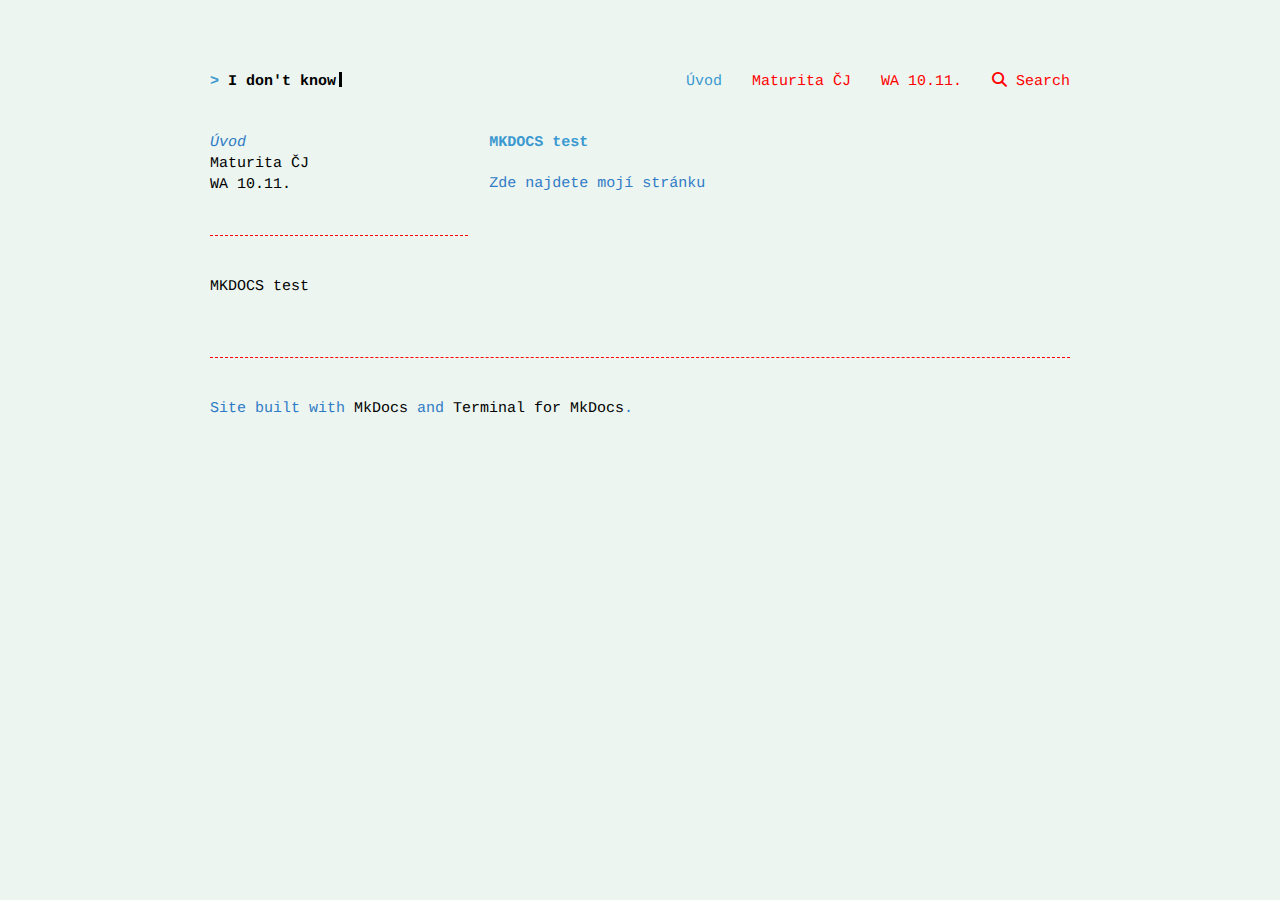
<file: index.html>
<!DOCTYPE html>
<html lang="en">
<head>
    
    <meta charset="UTF-8">
    <meta name="viewport" content="width=device-width, initial-scale=1.0">
    <meta http-equiv="X-UA-Compatible" content="ie=edge">
    <meta name="generator" content="mkdocs-1.6.0, mkdocs-terminal-4.4.0">
     
     
    <link rel="icon" type="image/png" sizes="192x192" href="img/android-chrome-192x192.png" />
<link rel="icon" type="image/png" sizes="512x512" href="img/android-chrome-512x512.png" />
<link rel="apple-touch-icon" sizes="180x180" href="img/apple-touch-icon.png" />
<link rel="shortcut icon" type="image/png" sizes="48x48" href="img/favicon.ico" />
<link rel="icon" type="image/png" sizes="16x16" href="img/favicon-16x16.png" />
<link rel="icon" type="image/png" sizes="32x32" href="img/favicon-32x32.png" />


    
 
<title>Úvod - I don't know</title>


<link href="css/fontawesome/css/fontawesome.min.css" rel="stylesheet">
<link href="css/fontawesome/css/solid.min.css" rel="stylesheet">
<link href="css/normalize.css" rel="stylesheet">
<link href="css/terminal.css" rel="stylesheet">
<link href="css/theme.css" rel="stylesheet">
<link href="css/theme.tile_grid.css" rel="stylesheet">
<link href="css/theme.footer.css" rel="stylesheet">
<!-- default color palette -->
<link href="css/palettes/default.css" rel="stylesheet">

<!-- page layout -->
<style>
/* initially set page layout to a one column grid */
.terminal-mkdocs-main-grid {
    display: grid;
    grid-column-gap: 1.4em;
    grid-template-columns: auto;
    grid-template-rows: auto;
}

/*  
*   when side navigation is not hidden, use a two column grid.  
*   if the screen is too narrow, fall back to the initial one column grid layout.
*   in this case the main content will be placed under the navigation panel. 
*/
@media only screen and (min-width: 70em) {
    .terminal-mkdocs-main-grid {
        grid-template-columns: 4fr 9fr;
    }
}</style>



    
    <link href="style.css" rel="stylesheet">  
    
    

    
    <!-- search css support -->
<link href="css/search/bootstrap-modal.css" rel="stylesheet">
<!-- search scripts -->
<script>
    var base_url = ".",
    shortcuts = "{}";
</script>
<script src="js/jquery/jquery-1.10.1.min.js" defer></script>
<script src="js/bootstrap/bootstrap.min.js" defer></script>
<script src="js/mkdocs/base.js" defer></script>
    
    
    
    
    <script src="search/main.js"></script>
    

    
</head>

<body class="terminal"><div class="container">
    <div class="terminal-nav">
        <header class="terminal-logo">
            <div id="mkdocs-terminal-site-name" class="logo terminal-prompt"><a href="/" class="no-style">I don't know</a></div>
        </header>
        
        <nav class="terminal-menu">
            
            <ul vocab="https://schema.org/" typeof="BreadcrumbList">
                
                
                <li property="itemListElement" typeof="ListItem">
                    <a href="." class="menu-item active" property="item" typeof="WebPage">
                        <span property="name">Úvod</span>
                    </a>
                    <meta property="position" content="0">
                </li>
                
                
                <li property="itemListElement" typeof="ListItem">
                    <a href="maturita/" class="menu-item " property="item" typeof="WebPage">
                        <span property="name">Maturita ČJ</span>
                    </a>
                    <meta property="position" content="1">
                </li>
                
                
                <li property="itemListElement" typeof="ListItem">
                    <a href="wa-10.11/" class="menu-item " property="item" typeof="WebPage">
                        <span property="name">WA 10.11.</span>
                    </a>
                    <meta property="position" content="2">
                </li>
                
                    
                    


<li property="itemListElement" typeof="ListItem">
    <a href="#" class="menu-item" data-toggle="modal" data-target="#mkdocs_search_modal" property="item" typeof="SearchAction">
        <i aria-hidden="true" class="fa fa-search"></i> <span property="name">Search</span>
    </a>
    <meta property="position" content="3">
</li>
                    
            </ul>
            
        </nav>
    </div>
</div>
        
    <div class="container">
        <div class="terminal-mkdocs-main-grid"><aside id="terminal-mkdocs-side-panel"><nav>
  
    <ul class="terminal-mkdocs-side-nav-items">
        
          



<li class="terminal-mkdocs-side-nav-li">
    
    
    
        
        <span class="

    terminal-mkdocs-side-nav-item--active">Úvod</span>
    
    
    
  </li>
        
          



<li class="terminal-mkdocs-side-nav-li">
    
    
    
        
        
            <a class="

    terminal-mkdocs-side-nav-item" href="maturita/">Maturita ČJ</a>
        
    
    
    
  </li>
        
          



<li class="terminal-mkdocs-side-nav-li">
    
    
    
        
        
            <a class="

    terminal-mkdocs-side-nav-item" href="wa-10.11/">WA 10.11.</a>
        
    
    
    
  </li>
        
    </ul>
  
</nav><hr>
<nav>
    <ul>
        <li><a href="#mkdocs-test">MKDOCS test</a></li>
        
    </ul>
</nav>
</aside>
            <main id="terminal-mkdocs-main-content">
<section id="mkdocs-terminal-content">
    <h1 id="mkdocs-test">MKDOCS test</h1>
<p>Zde najdete mojí stránku</p>
</section>

            </main>
        </div>
        <hr><footer>
    <div class="terminal-mkdocs-footer-grid">
        <div id="terminal-mkdocs-footer-copyright-info">
             Site built with <a href="http://www.mkdocs.org">MkDocs</a> and <a href="https://github.com/ntno/mkdocs-terminal">Terminal for MkDocs</a>.
        </div>
    </div>
</footer>
    </div>

    
    <div class="modal" id="mkdocs_search_modal" tabindex="-1" role="alertdialog" aria-modal="true" aria-labelledby="searchModalLabel">
    <div class="modal-dialog modal-lg" role="search">
        <div class="modal-content">
            <div class="modal-header">
                <h5 class="modal-title" id="searchModalLabel">Search</h5>
                <button type="button" class="close btn btn-default btn-ghost" data-dismiss="modal"><span aria-hidden="true">x</span><span class="sr-only">Close</span></button>
            </div>
            <div class="modal-body">
                <p id="searchInputLabel">Type to start searching</p>
                <form>
                    <div class="form-group">
                        <input type="search" class="form-control" aria-labelledby="searchInputLabel" placeholder="" id="mkdocs-search-query" title="Please enter search terms here">
                    </div>
                </form>
                <div id="mkdocs-search-results" data-no-results-text="No document matches found"></div>
            </div>
            <div class="modal-footer">
            </div>
        </div>
    </div>
</div>
    
    
</body>

</html>
</file>
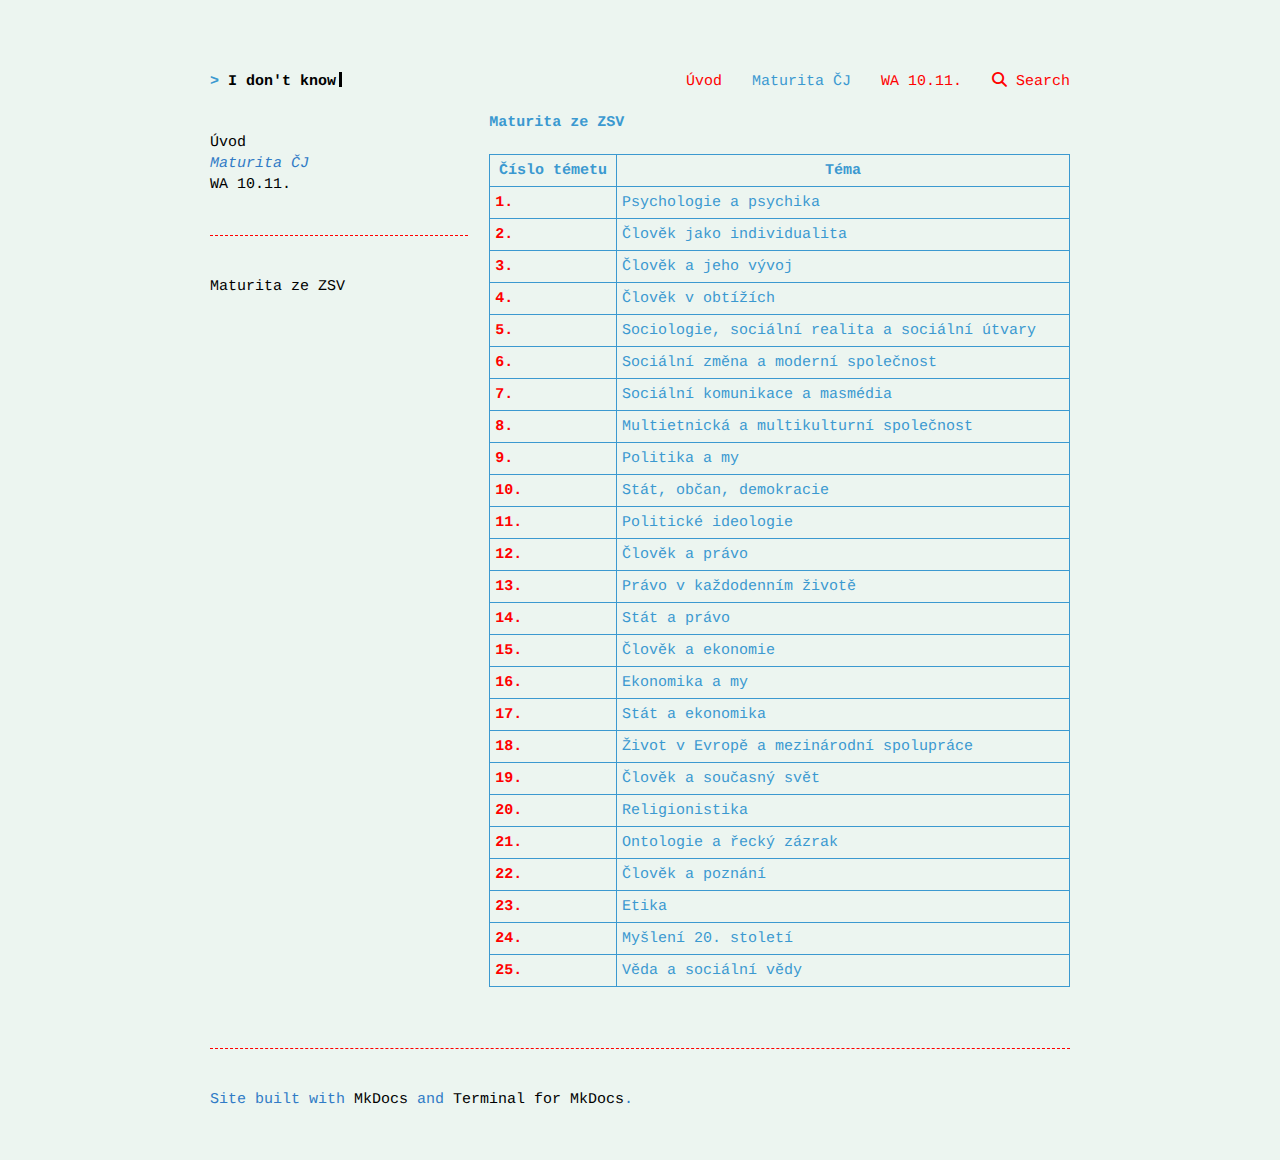
<file: maturita/index.html>
<!DOCTYPE html>
<html lang="en">
<head>
    
    <meta charset="UTF-8">
    <meta name="viewport" content="width=device-width, initial-scale=1.0">
    <meta http-equiv="X-UA-Compatible" content="ie=edge">
    <meta name="generator" content="mkdocs-1.6.0, mkdocs-terminal-4.4.0">
     
     
    <link rel="icon" type="image/png" sizes="192x192" href="../img/android-chrome-192x192.png" />
<link rel="icon" type="image/png" sizes="512x512" href="../img/android-chrome-512x512.png" />
<link rel="apple-touch-icon" sizes="180x180" href="../img/apple-touch-icon.png" />
<link rel="shortcut icon" type="image/png" sizes="48x48" href="../img/favicon.ico" />
<link rel="icon" type="image/png" sizes="16x16" href="../img/favicon-16x16.png" />
<link rel="icon" type="image/png" sizes="32x32" href="../img/favicon-32x32.png" />


    
 
<title>Maturita ČJ - I don't know</title>


<link href="../css/fontawesome/css/fontawesome.min.css" rel="stylesheet">
<link href="../css/fontawesome/css/solid.min.css" rel="stylesheet">
<link href="../css/normalize.css" rel="stylesheet">
<link href="../css/terminal.css" rel="stylesheet">
<link href="../css/theme.css" rel="stylesheet">
<link href="../css/theme.tile_grid.css" rel="stylesheet">
<link href="../css/theme.footer.css" rel="stylesheet">
<!-- default color palette -->
<link href="../css/palettes/default.css" rel="stylesheet">

<!-- page layout -->
<style>
/* initially set page layout to a one column grid */
.terminal-mkdocs-main-grid {
    display: grid;
    grid-column-gap: 1.4em;
    grid-template-columns: auto;
    grid-template-rows: auto;
}

/*  
*   when side navigation is not hidden, use a two column grid.  
*   if the screen is too narrow, fall back to the initial one column grid layout.
*   in this case the main content will be placed under the navigation panel. 
*/
@media only screen and (min-width: 70em) {
    .terminal-mkdocs-main-grid {
        grid-template-columns: 4fr 9fr;
    }
}</style>



    
    <link href="../style.css" rel="stylesheet">  
    
    

    
    <!-- search css support -->
<link href="../css/search/bootstrap-modal.css" rel="stylesheet">
<!-- search scripts -->
<script>
    var base_url = "..",
    shortcuts = "{}";
</script>
<script src="../js/jquery/jquery-1.10.1.min.js" defer></script>
<script src="../js/bootstrap/bootstrap.min.js" defer></script>
<script src="../js/mkdocs/base.js" defer></script>
    
    
    
    
    <script src="../search/main.js"></script>
    

    
</head>

<body class="terminal"><div class="container">
    <div class="terminal-nav">
        <header class="terminal-logo">
            <div id="mkdocs-terminal-site-name" class="logo terminal-prompt"><a href="/" class="no-style">I don't know</a></div>
        </header>
        
        <nav class="terminal-menu">
            
            <ul vocab="https://schema.org/" typeof="BreadcrumbList">
                
                
                <li property="itemListElement" typeof="ListItem">
                    <a href=".." class="menu-item " property="item" typeof="WebPage">
                        <span property="name">Úvod</span>
                    </a>
                    <meta property="position" content="0">
                </li>
                
                
                <li property="itemListElement" typeof="ListItem">
                    <a href="./" class="menu-item active" property="item" typeof="WebPage">
                        <span property="name">Maturita ČJ</span>
                    </a>
                    <meta property="position" content="1">
                </li>
                
                
                <li property="itemListElement" typeof="ListItem">
                    <a href="../wa-10.11/" class="menu-item " property="item" typeof="WebPage">
                        <span property="name">WA 10.11.</span>
                    </a>
                    <meta property="position" content="2">
                </li>
                
                    
                    


<li property="itemListElement" typeof="ListItem">
    <a href="#" class="menu-item" data-toggle="modal" data-target="#mkdocs_search_modal" property="item" typeof="SearchAction">
        <i aria-hidden="true" class="fa fa-search"></i> <span property="name">Search</span>
    </a>
    <meta property="position" content="3">
</li>
                    
            </ul>
            
        </nav>
    </div>
</div>
        
    <div class="container">
        <div class="terminal-mkdocs-main-grid"><aside id="terminal-mkdocs-side-panel"><nav>
  
    <ul class="terminal-mkdocs-side-nav-items">
        
          



<li class="terminal-mkdocs-side-nav-li">
    
    
    
        
        
            <a class="

    terminal-mkdocs-side-nav-item" href="..">Úvod</a>
        
    
    
    
  </li>
        
          



<li class="terminal-mkdocs-side-nav-li">
    
    
    
        
        <span class="

    terminal-mkdocs-side-nav-item--active">Maturita ČJ</span>
    
    
    
  </li>
        
          



<li class="terminal-mkdocs-side-nav-li">
    
    
    
        
        
            <a class="

    terminal-mkdocs-side-nav-item" href="../wa-10.11/">WA 10.11.</a>
        
    
    
    
  </li>
        
    </ul>
  
</nav><hr>
<nav>
    <ul>
        <li><a href="#maturita-ze-zsv">Maturita ze ZSV</a></li>
        
    </ul>
</nav>
</aside>
            <main id="terminal-mkdocs-main-content">
<section id="mkdocs-terminal-content">
    <h2 id="maturita-ze-zsv">Maturita ze ZSV</h2>
<table>
<thead>
<tr>
<th>Číslo témetu</th>
<th>Téma</th>
</tr>
</thead>
<tbody>
<tr>
<td>1.</td>
<td>Psychologie a psychika</td>
</tr>
<tr>
<td>2.</td>
<td>Člověk jako individualita</td>
</tr>
<tr>
<td>3.</td>
<td>Člověk a jeho vývoj</td>
</tr>
<tr>
<td>4.</td>
<td>Člověk v obtížích</td>
</tr>
<tr>
<td>5.</td>
<td>Sociologie, sociální realita a sociální útvary</td>
</tr>
<tr>
<td>6.</td>
<td>Sociální změna a moderní společnost</td>
</tr>
<tr>
<td>7.</td>
<td>Sociální komunikace a masmédia</td>
</tr>
<tr>
<td>8.</td>
<td>Multietnická a multikulturní společnost</td>
</tr>
<tr>
<td>9.</td>
<td>Politika a my</td>
</tr>
<tr>
<td>10.</td>
<td>Stát, občan, demokracie</td>
</tr>
<tr>
<td>11.</td>
<td>Politické ideologie</td>
</tr>
<tr>
<td>12.</td>
<td>Člověk a právo</td>
</tr>
<tr>
<td>13.</td>
<td>Právo v každodenním životě</td>
</tr>
<tr>
<td>14.</td>
<td>Stát a právo</td>
</tr>
<tr>
<td>15.</td>
<td>Člověk a ekonomie</td>
</tr>
<tr>
<td>16.</td>
<td>Ekonomika a my</td>
</tr>
<tr>
<td>17.</td>
<td>Stát a ekonomika</td>
</tr>
<tr>
<td>18.</td>
<td>Život v Evropě a mezinárodní spolupráce</td>
</tr>
<tr>
<td>19.</td>
<td>Člověk a současný svět</td>
</tr>
<tr>
<td>20.</td>
<td>Religionistika</td>
</tr>
<tr>
<td>21.</td>
<td>Ontologie a řecký zázrak</td>
</tr>
<tr>
<td>22.</td>
<td>Člověk a poznání</td>
</tr>
<tr>
<td>23.</td>
<td>Etika</td>
</tr>
<tr>
<td>24.</td>
<td>Myšlení 20. století</td>
</tr>
<tr>
<td>25.</td>
<td>Věda a sociální vědy</td>
</tr>
</tbody>
</table>
</section>

            </main>
        </div>
        <hr><footer>
    <div class="terminal-mkdocs-footer-grid">
        <div id="terminal-mkdocs-footer-copyright-info">
             Site built with <a href="http://www.mkdocs.org">MkDocs</a> and <a href="https://github.com/ntno/mkdocs-terminal">Terminal for MkDocs</a>.
        </div>
    </div>
</footer>
    </div>

    
    <div class="modal" id="mkdocs_search_modal" tabindex="-1" role="alertdialog" aria-modal="true" aria-labelledby="searchModalLabel">
    <div class="modal-dialog modal-lg" role="search">
        <div class="modal-content">
            <div class="modal-header">
                <h5 class="modal-title" id="searchModalLabel">Search</h5>
                <button type="button" class="close btn btn-default btn-ghost" data-dismiss="modal"><span aria-hidden="true">x</span><span class="sr-only">Close</span></button>
            </div>
            <div class="modal-body">
                <p id="searchInputLabel">Type to start searching</p>
                <form>
                    <div class="form-group">
                        <input type="search" class="form-control" aria-labelledby="searchInputLabel" placeholder="" id="mkdocs-search-query" title="Please enter search terms here">
                    </div>
                </form>
                <div id="mkdocs-search-results" data-no-results-text="No document matches found"></div>
            </div>
            <div class="modal-footer">
            </div>
        </div>
    </div>
</div>
    
    
</body>

</html>
</file>
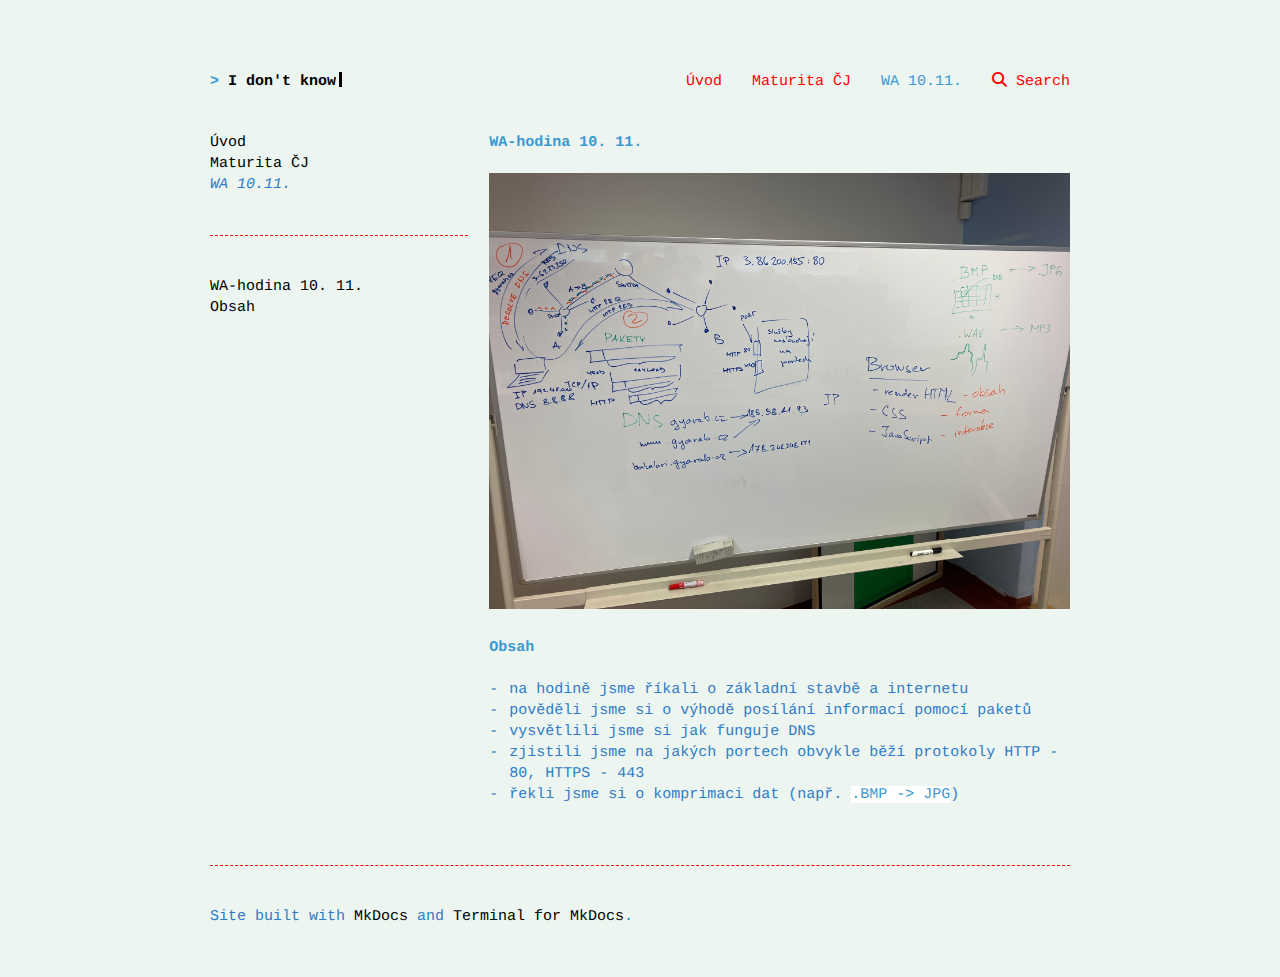
<file: wa-10.11/index.html>
<!DOCTYPE html>
<html lang="en">
<head>
    
    <meta charset="UTF-8">
    <meta name="viewport" content="width=device-width, initial-scale=1.0">
    <meta http-equiv="X-UA-Compatible" content="ie=edge">
    <meta name="generator" content="mkdocs-1.6.0, mkdocs-terminal-4.4.0">
     
     
    <link rel="icon" type="image/png" sizes="192x192" href="../img/android-chrome-192x192.png" />
<link rel="icon" type="image/png" sizes="512x512" href="../img/android-chrome-512x512.png" />
<link rel="apple-touch-icon" sizes="180x180" href="../img/apple-touch-icon.png" />
<link rel="shortcut icon" type="image/png" sizes="48x48" href="../img/favicon.ico" />
<link rel="icon" type="image/png" sizes="16x16" href="../img/favicon-16x16.png" />
<link rel="icon" type="image/png" sizes="32x32" href="../img/favicon-32x32.png" />


    
 
<title>WA 10.11. - I don't know</title>


<link href="../css/fontawesome/css/fontawesome.min.css" rel="stylesheet">
<link href="../css/fontawesome/css/solid.min.css" rel="stylesheet">
<link href="../css/normalize.css" rel="stylesheet">
<link href="../css/terminal.css" rel="stylesheet">
<link href="../css/theme.css" rel="stylesheet">
<link href="../css/theme.tile_grid.css" rel="stylesheet">
<link href="../css/theme.footer.css" rel="stylesheet">
<!-- default color palette -->
<link href="../css/palettes/default.css" rel="stylesheet">

<!-- page layout -->
<style>
/* initially set page layout to a one column grid */
.terminal-mkdocs-main-grid {
    display: grid;
    grid-column-gap: 1.4em;
    grid-template-columns: auto;
    grid-template-rows: auto;
}

/*  
*   when side navigation is not hidden, use a two column grid.  
*   if the screen is too narrow, fall back to the initial one column grid layout.
*   in this case the main content will be placed under the navigation panel. 
*/
@media only screen and (min-width: 70em) {
    .terminal-mkdocs-main-grid {
        grid-template-columns: 4fr 9fr;
    }
}</style>



    
    <link href="../style.css" rel="stylesheet">  
    
    

    
    <!-- search css support -->
<link href="../css/search/bootstrap-modal.css" rel="stylesheet">
<!-- search scripts -->
<script>
    var base_url = "..",
    shortcuts = "{}";
</script>
<script src="../js/jquery/jquery-1.10.1.min.js" defer></script>
<script src="../js/bootstrap/bootstrap.min.js" defer></script>
<script src="../js/mkdocs/base.js" defer></script>
    
    
    
    
    <script src="../search/main.js"></script>
    

    
</head>

<body class="terminal"><div class="container">
    <div class="terminal-nav">
        <header class="terminal-logo">
            <div id="mkdocs-terminal-site-name" class="logo terminal-prompt"><a href="/" class="no-style">I don't know</a></div>
        </header>
        
        <nav class="terminal-menu">
            
            <ul vocab="https://schema.org/" typeof="BreadcrumbList">
                
                
                <li property="itemListElement" typeof="ListItem">
                    <a href=".." class="menu-item " property="item" typeof="WebPage">
                        <span property="name">Úvod</span>
                    </a>
                    <meta property="position" content="0">
                </li>
                
                
                <li property="itemListElement" typeof="ListItem">
                    <a href="../maturita/" class="menu-item " property="item" typeof="WebPage">
                        <span property="name">Maturita ČJ</span>
                    </a>
                    <meta property="position" content="1">
                </li>
                
                
                <li property="itemListElement" typeof="ListItem">
                    <a href="./" class="menu-item active" property="item" typeof="WebPage">
                        <span property="name">WA 10.11.</span>
                    </a>
                    <meta property="position" content="2">
                </li>
                
                    
                    


<li property="itemListElement" typeof="ListItem">
    <a href="#" class="menu-item" data-toggle="modal" data-target="#mkdocs_search_modal" property="item" typeof="SearchAction">
        <i aria-hidden="true" class="fa fa-search"></i> <span property="name">Search</span>
    </a>
    <meta property="position" content="3">
</li>
                    
            </ul>
            
        </nav>
    </div>
</div>
        
    <div class="container">
        <div class="terminal-mkdocs-main-grid"><aside id="terminal-mkdocs-side-panel"><nav>
  
    <ul class="terminal-mkdocs-side-nav-items">
        
          



<li class="terminal-mkdocs-side-nav-li">
    
    
    
        
        
            <a class="

    terminal-mkdocs-side-nav-item" href="..">Úvod</a>
        
    
    
    
  </li>
        
          



<li class="terminal-mkdocs-side-nav-li">
    
    
    
        
        
            <a class="

    terminal-mkdocs-side-nav-item" href="../maturita/">Maturita ČJ</a>
        
    
    
    
  </li>
        
          



<li class="terminal-mkdocs-side-nav-li">
    
    
    
        
        <span class="

    terminal-mkdocs-side-nav-item--active">WA 10.11.</span>
    
    
    
  </li>
        
    </ul>
  
</nav><hr>
<nav>
    <ul>
        <li><a href="#wa-hodina-10-11">WA-hodina 10. 11.</a></li>
        <li><a href="#obsah">Obsah</a></li>
    </ul>
</nav>
</aside>
            <main id="terminal-mkdocs-main-content">
<section id="mkdocs-terminal-content">
    <h1 id="wa-hodina-10-11">WA-hodina 10. 11.</h1>
<p><img alt="Tabule z hodiny" src="../tabule.jpg" title="Tabule z hodiny" /></p>
<h2 id="obsah">Obsah</h2>
<ul>
<li>na hodině jsme říkali o základní stavbě a internetu</li>
<li>pověděli jsme si o výhodě posílání informací pomocí paketů</li>
<li>vysvětlili jsme si jak funguje DNS</li>
<li>zjistili jsme na jakých portech obvykle běží protokoly HTTP - 80, HTTPS - 443</li>
<li>řekli jsme si o komprimaci dat (např. <code>.BMP -&gt; JPG</code>)</li>
</ul>
</section>

            </main>
        </div>
        <hr><footer>
    <div class="terminal-mkdocs-footer-grid">
        <div id="terminal-mkdocs-footer-copyright-info">
             Site built with <a href="http://www.mkdocs.org">MkDocs</a> and <a href="https://github.com/ntno/mkdocs-terminal">Terminal for MkDocs</a>.
        </div>
    </div>
</footer>
    </div>

    
    <div class="modal" id="mkdocs_search_modal" tabindex="-1" role="alertdialog" aria-modal="true" aria-labelledby="searchModalLabel">
    <div class="modal-dialog modal-lg" role="search">
        <div class="modal-content">
            <div class="modal-header">
                <h5 class="modal-title" id="searchModalLabel">Search</h5>
                <button type="button" class="close btn btn-default btn-ghost" data-dismiss="modal"><span aria-hidden="true">x</span><span class="sr-only">Close</span></button>
            </div>
            <div class="modal-body">
                <p id="searchInputLabel">Type to start searching</p>
                <form>
                    <div class="form-group">
                        <input type="search" class="form-control" aria-labelledby="searchInputLabel" placeholder="" id="mkdocs-search-query" title="Please enter search terms here">
                    </div>
                </form>
                <div id="mkdocs-search-results" data-no-results-text="No document matches found"></div>
            </div>
            <div class="modal-footer">
            </div>
        </div>
    </div>
</div>
    
    
</body>

</html>
</file>
<file: css/terminal.css>
/*! terminal.css 0.7.2 | MIT License | github.com/Gioni06/terminal.css */

* {
    box-sizing: border-box;
    text-rendering: geometricPrecision
}

::-moz-selection {
    background: var(--primary-color);
    color: var(--invert-font-color)
}

::selection {
    background: var(--primary-color);
    color: var(--invert-font-color)
}

body {
    font-size: var(--global-font-size);
    color: var(--font-color);
    line-height: var(--global-line-height);
    margin: 0;
    font-family: var(--font-stack);
    word-wrap: break-word;
    background-color: var(--background-color)
}

.logo,
h1,
h2,
h3,
h4,
h5,
h6 {
    line-height: var(--global-line-height)
}

a {
    cursor: pointer;
    color: var(--primary-color);
    text-decoration: none
}

a:hover {
    background-color: var(--primary-color);
    color: var(--invert-font-color)
}

em {
    font-size: var(--global-font-size);
    font-style: italic;
    font-family: var(--font-stack);
    color: var(--font-color)
}

blockquote,
code,
em,
strong {
    line-height: var(--global-line-height)
}

.logo,
blockquote,
code,
footer,
h1,
h2,
h3,
h4,
h5,
h6,
header,
li,
ol,
p,
section,
ul {
    float: none;
    margin: 0;
    padding: 0
}

.logo,
blockquote,
h1,
ol,
p,
ul {
    margin-top: calc(var(--global-space) * 2);
    margin-bottom: calc(var(--global-space) * 2)
}

.logo,
h1 {
    position: relative;
    display: inline-block;
    display: table-cell;
    padding: calc(var(--global-space) * 2) 0 calc(var(--global-space) * 2);
    margin: 0;
    overflow: hidden;
    font-weight: 600
}

h1::after {
    content: "====================================================================================================";
    position: absolute;
    bottom: 5px;
    left: 0;
    display: var(--display-h1-decoration)
}

.logo+*,
h1+* {
    margin-top: 0
}

h2,
h3,
h4,
h5,
h6 {
    position: relative;
    margin-bottom: var(--global-line-height);
    font-weight: 600
}

blockquote {
    position: relative;
    padding-left: calc(var(--global-space) * 2);
    padding-left: 2ch;
    overflow: hidden
}

blockquote::after {
    content: ">\A>\A>\A>\A>\A>\A>\A>\A>\A>\A>\A>\A>\A>\A>\A>\A>\A>\A>\A>\A>\A>\A>\A>\A>\A>\A>\A>\A>\A>\A>\A>\A>\A>\A>\A>\A>\A>\A>\A>\A>\A>\A>\A>\A>\A>\A>\A>\A>\A>\A>\A>\A>\A>\A>\A>\A>\A>\A>\A>\A>\A>\A>\A>\A>\A>\A>\A>\A>\A>\A>\A>\A>\A>\A>\A>\A>\A>\A>\A>\A>\A>\A>\A>\A>\A>\A>\A>\A>\A>\A>\A>\A>\A>\A>\A>\A>\A>\A>\A>";
    white-space: pre;
    position: absolute;
    top: 0;
    left: 0;
    line-height: var(--global-line-height);
    color: #9ca2ab
}

code {
    font-weight: inherit;
    background-color: var(--code-bg-color);
    font-family: var(--mono-font-stack)
}

code::after,
code::before {
    content: "`";
    display: inline
}

pre code::after,
pre code::before {
    content: ""
}

pre {
    display: block;
    word-break: break-all;
    word-wrap: break-word;
    color: var(--secondary-color);
    background-color: var(--background-color);
    border: 1px solid var(--secondary-color);
    padding: var(--global-space);
    white-space: pre-wrap;
    white-space: -moz-pre-wrap;
    white-space: -pre-wrap;
    white-space: -o-pre-wrap
}

pre code {
    overflow-x: scroll;
    padding: 0;
    margin: 0;
    display: inline-block;
    min-width: 100%;
    font-family: var(--mono-font-stack)
}

.terminal .logo,
.terminal blockquote,
.terminal code,
.terminal h1,
.terminal h2,
.terminal h3,
.terminal h4,
.terminal h5,
.terminal h6,
.terminal strong {
    font-size: var(--global-font-size);
    font-style: normal;
    font-family: var(--font-stack);
    color: var(--font-color)
}

.terminal-prompt {
    position: relative;
    white-space: nowrap
}

.terminal-prompt::before {
    content: "> "
}

.terminal-prompt::after {
    content: "";
    -webkit-animation: cursor .8s infinite;
    animation: cursor .8s infinite;
    background: var(--primary-color);
    border-radius: 0;
    display: inline-block;
    height: 1em;
    margin-left: .2em;
    width: 3px;
    bottom: -2px;
    position: relative
}

@-webkit-keyframes cursor {
    0% {
        opacity: 0
    }
    50% {
        opacity: 1
    }
    to {
        opacity: 0
    }
}

@keyframes cursor {
    0% {
        opacity: 0
    }
    50% {
        opacity: 1
    }
    to {
        opacity: 0
    }
}

li,
li>ul>li {
    position: relative;
    display: block;
    padding-left: calc(var(--global-space) * 2)
}

nav>ul>li {
    padding-left: 0
}

li::after {
    position: absolute;
    top: 0;
    left: 0
}

ul>li::after {
    content: "-"
}

nav ul>li::after {
    content: ""
}

ol li::before {
    content: counters(item, ".") ". ";
    counter-increment: item
}

ol ol li::before {
    content: counters(item, ".") " ";
    counter-increment: item
}

.terminal-menu li::after,
.terminal-menu li::before {
    display: none
}

ol {
    counter-reset: item
}

ol li:nth-child(n+10)::after {
    left: -7px
}

ol ol {
    margin-top: 0;
    margin-bottom: 0
}

.terminal-menu {
    width: 100%
}

.terminal-nav {
    display: flex;
    flex-direction: column;
    align-items: flex-start
}

ul ul {
    margin-top: 0;
    margin-bottom: 0
}

.terminal-menu ul {
    list-style-type: none;
    padding: 0!important;
    display: flex;
    flex-direction: column;
    width: 100%;
    flex-grow: 1;
    font-size: var(--global-font-size);
    margin-top: 0
}

.terminal-menu li {
    display: flex;
    margin: 0 0 .5em 0;
    padding: 0
}

ol.terminal-toc li {
    border-bottom: 1px dotted var(--secondary-color);
    padding: 0;
    margin-bottom: 15px
}

.terminal-menu li:last-child {
    margin-bottom: 0
}

ol.terminal-toc li a {
    margin: 4px 4px 4px 0;
    background: var(--background-color);
    position: relative;
    top: 6px;
    text-align: left;
    padding-right: 4px
}

.terminal-menu li a:not(.btn) {
    text-decoration: none;
    display: block;
    width: 100%;
    border: none;
    color: var(--secondary-color)
}

.terminal-menu li a.active {
    color: var(--font-color)
}

.terminal-menu li a:hover {
    background: 0 0;
    color: inherit
}

ol.terminal-toc li::before {
    content: counters(item, ".") ". ";
    counter-increment: item;
    position: absolute;
    right: 0;
    background: var(--background-color);
    padding: 4px 0 4px 4px;
    bottom: -8px
}

ol.terminal-toc li a:hover {
    background: var(--primary-color);
    color: var(--invert-font-color)
}

hr {
    position: relative;
    overflow: hidden;
    margin: calc(var(--global-space) * 4) 0;
    border: 0;
    border-bottom: 1px dashed var(--secondary-color)
}

p {
    margin: 0 0 var(--global-line-height);
    color: var(--global-font-color)
}

.container {
    max-width: var(--page-width)
}

.container,
.container-fluid {
    margin: 0 auto;
    padding: 0 calc(var(--global-space) * 2)
}

img {
    width: 100%
}

.progress-bar {
    height: 8px;
    background-color: var(--progress-bar-background);
    margin: 12px 0
}

.progress-bar.progress-bar-show-percent {
    margin-top: 38px
}

.progress-bar-filled {
    background-color: var(--progress-bar-fill);
    height: 100%;
    transition: width .3s ease;
    position: relative;
    width: 0
}

.progress-bar-filled::before {
    content: "";
    border: 6px solid transparent;
    border-top-color: var(--progress-bar-fill);
    position: absolute;
    top: -12px;
    right: -6px
}

.progress-bar-filled::after {
    color: var(--progress-bar-fill);
    content: attr(data-filled);
    display: block;
    font-size: 12px;
    white-space: nowrap;
    position: absolute;
    border: 6px solid transparent;
    top: -38px;
    right: 0;
    transform: translateX(50%)
}

.progress-bar-no-arrow>.progress-bar-filled::after,
.progress-bar-no-arrow>.progress-bar-filled::before {
    content: "";
    display: none;
    visibility: hidden;
    opacity: 0
}

table {
    width: 100%;
    border-collapse: collapse;
    margin: var(--global-line-height) 0;
    color: var(--font-color);
    font-size: var(--global-font-size)
}

table td,
table th {
    vertical-align: top;
    border: 1px solid var(--font-color);
    line-height: var(--global-line-height);
    padding: calc(var(--global-space)/ 2);
    font-size: 1em
}

table thead th {
    font-size: 1em
}

table tfoot tr th {
    font-weight: 500
}

table caption {
    font-size: 1em;
    margin: 0 0 1em 0
}

table tbody td:first-child {
    font-weight: 700;
    color: var(--secondary-color)
}

.form {
    width: 100%
}

fieldset {
    border: 1px solid var(--font-color);
    padding: 1em
}

label {
    font-size: 1em;
    color: var(--font-color)
}

input[type=email],
input[type=number],
input[type=password],
input[type=search],
input[type=text] {
    border: 1px var(--input-style) var(--font-color);
    width: 100%;
    padding: .7em .5em;
    font-size: 1em;
    font-family: var(--font-stack);
    -webkit-appearance: none;
    border-radius: 0
}

input[type=email]:active,
input[type=email]:focus,
input[type=number]:active,
input[type=number]:focus,
input[type=password]:active,
input[type=password]:focus,
input[type=search]:active,
input[type=search]:focus,
input[type=text]:active,
input[type=text]:focus {
    outline: 0;
    -webkit-appearance: none;
    border: 1px solid var(--font-color)
}

input[type=email]:not(:placeholder-shown):invalid,
input[type=number]:not(:placeholder-shown):invalid,
input[type=password]:not(:placeholder-shown):invalid,
input[type=search]:not(:placeholder-shown):invalid,
input[type=text]:not(:placeholder-shown):invalid {
    border-color: var(--error-color)
}

input,
textarea {
    color: var(--font-color);
    background-color: var(--background-color)
}

input::-webkit-input-placeholder,
textarea::-webkit-input-placeholder {
    color: var(--secondary-color)!important;
    opacity: 1
}

input::-moz-placeholder,
textarea::-moz-placeholder {
    color: var(--secondary-color)!important;
    opacity: 1
}

input:-ms-input-placeholder,
textarea:-ms-input-placeholder {
    color: var(--secondary-color)!important;
    opacity: 1
}

input::-ms-input-placeholder,
textarea::-ms-input-placeholder {
    color: var(--secondary-color)!important;
    opacity: 1
}

input::placeholder,
textarea::placeholder {
    color: var(--secondary-color)!important;
    opacity: 1
}

textarea {
    height: auto;
    width: 100%;
    resize: none;
    border: 1px var(--input-style) var(--font-color);
    padding: .5em;
    font-size: 1em;
    font-family: var(--font-stack);
    -webkit-appearance: none;
    border-radius: 0
}

textarea:focus {
    outline: 0;
    -webkit-appearance: none;
    border: 1px solid var(--font-color)
}

textarea:not(:placeholder-shown):invalid {
    border-color: var(--error-color)
}

input:-webkit-autofill,
input:-webkit-autofill:focus textarea:-webkit-autofill,
input:-webkit-autofill:hover,
select:-webkit-autofill,
select:-webkit-autofill:focus,
select:-webkit-autofill:hover,
textarea:-webkit-autofill:hover textarea:-webkit-autofill:focus {
    border: 1px solid var(--font-color);
    -webkit-text-fill-color: var(--font-color);
    box-shadow: 0 0 0 1000px var(--invert-font-color) inset;
    -webkit-box-shadow: 0 0 0 1000px var(--invert-font-color) inset;
    transition: background-color 5000s ease-in-out 0s
}

.form-group {
    margin-bottom: var(--global-line-height);
    overflow: auto
}

.btn {
    border-style: solid;
    border-width: 1px;
    display: inline-flex;
    align-items: center;
    justify-content: center;
    cursor: pointer;
    outline: 0;
    padding: .65em 2em;
    font-size: 1em;
    font-family: inherit;
    -webkit-user-select: none;
    -moz-user-select: none;
    -ms-user-select: none;
    user-select: none;
    position: relative;
    z-index: 1
}

.btn:active {
    box-shadow: none
}

.btn.btn-ghost {
    border-color: var(--font-color);
    color: var(--font-color);
    background-color: transparent
}

.btn.btn-ghost:focus,
.btn.btn-ghost:hover {
    border-color: var(--tertiary-color);
    color: var(--tertiary-color);
    z-index: 2
}

.btn.btn-ghost:hover {
    background-color: transparent
}

.btn-block {
    width: 100%;
    display: flex
}

.btn-default {
    background-color: var(--font-color);
    border-color: var(--invert-font-color);
    color: var(--invert-font-color)
}

.btn-default:focus:not(.btn-ghost),
.btn-default:hover {
    background-color: var(--secondary-color);
    color: var(--invert-font-color)
}

.btn-default.btn-ghost:focus,
.btn-default.btn-ghost:hover {
    border-color: var(--secondary-color);
    color: var(--secondary-color);
    z-index: 2
}

.btn-error {
    color: var(--invert-font-color);
    background-color: var(--error-color);
    border: 1px solid var(--error-color)
}

.btn-error:focus:not(.btn-ghost),
.btn-error:hover {
    background-color: var(--error-color);
    border-color: var(--error-color)
}

.btn-error.btn-ghost {
    border-color: var(--error-color);
    color: var(--error-color)
}

.btn-error.btn-ghost:focus,
.btn-error.btn-ghost:hover {
    border-color: var(--error-color);
    color: var(--error-color);
    z-index: 2
}

.btn-primary {
    color: var(--invert-font-color);
    background-color: var(--primary-color);
    border: 1px solid var(--primary-color)
}

.btn-primary:focus:not(.btn-ghost),
.btn-primary:hover {
    background-color: var(--primary-color);
    border-color: var(--primary-color)
}

.btn-primary.btn-ghost {
    border-color: var(--primary-color);
    color: var(--primary-color)
}

.btn-primary.btn-ghost:focus,
.btn-primary.btn-ghost:hover {
    border-color: var(--primary-color);
    color: var(--primary-color);
    z-index: 2
}

.btn-small {
    padding: .5em 1.3em!important;
    font-size: .9em!important
}

.btn-group {
    overflow: auto
}

.btn-group .btn {
    float: left
}

.btn-group .btn-ghost:not(:first-child) {
    margin-left: -1px
}

.terminal-card {
    border: 1px solid var(--secondary-color)
}

.terminal-card>header {
    color: var(--invert-font-color);
    text-align: center;
    background-color: var(--secondary-color);
    padding: .5em 0
}

.terminal-card>div:first-of-type {
    padding: var(--global-space)
}

.terminal-timeline {
    position: relative;
    padding-left: 70px
}

.terminal-timeline::before {
    content: ' ';
    background: var(--secondary-color);
    display: inline-block;
    position: absolute;
    left: 35px;
    width: 2px;
    height: 100%;
    z-index: 400
}

.terminal-timeline .terminal-card {
    margin-bottom: 25px
}

.terminal-timeline .terminal-card::before {
    content: ' ';
    background: var(--invert-font-color);
    border: 2px solid var(--secondary-color);
    display: inline-block;
    position: absolute;
    margin-top: 25px;
    left: 26px;
    width: 15px;
    height: 15px;
    z-index: 400
}

.terminal-alert {
    color: var(--font-color);
    padding: 1em;
    border: 1px solid var(--font-color);
    margin-bottom: var(--global-space)
}

.terminal-alert-error {
    color: var(--error-color);
    border-color: var(--error-color)
}

.terminal-alert-primary {
    color: var(--primary-color);
    border-color: var(--primary-color)
}

@media screen and (max-width:960px) {
    label {
        display: block;
        width: 100%
    }
    pre::-webkit-scrollbar {
        height: 3px
    }
}

@media screen and (max-width:480px) {
    form {
        width: 100%
    }
}

@media only screen and (min-width:30em) {
    .terminal-nav {
        flex-direction: row;
        align-items: center
    }
    .terminal-menu ul {
        flex-direction: row;
        justify-items: flex-end;
        align-items: center;
        justify-content: flex-end;
        margin-top: calc(var(--global-space) * 2)
    }
    .terminal-menu li {
        margin: 0;
        margin-right: 2em
    }
    .terminal-menu li:last-child {
        margin-right: 0
    }
}

.terminal-media:not(:last-child) {
    margin-bottom: 1.25rem
}

.terminal-media-left {
    padding-right: var(--global-space)
}

.terminal-media-left,
.terminal-media-right {
    display: table-cell;
    vertical-align: top
}

.terminal-media-right {
    padding-left: var(--global-space)
}

.terminal-media-body {
    display: table-cell;
    vertical-align: top
}

.terminal-media-heading {
    font-size: 1em;
    font-weight: 700
}

.terminal-media-content {
    margin-top: .3rem
}

.terminal-placeholder {
    background-color: var(--secondary-color);
    text-align: center;
    color: var(--font-color);
    font-size: 1rem;
    border: 1px solid var(--secondary-color)
}

figure>img {
    padding: 0
}

.terminal-avatarholder {
    width: calc(var(--global-space) * 5);
    height: calc(var(--global-space) * 5)
}

.terminal-avatarholder img {
    padding: 0
}

figure {
    margin: 0
}

figure>figcaption {
    color: var(--secondary-color);
    text-align: center
}

.hljs {
    display: block;
    overflow-x: auto;
    padding: .5em;
    background: var(--block-background-color);
    color: var(--font-color)
}

.hljs-comment,
.hljs-quote {
    color: var(--secondary-color)
}

.hljs-variable {
    color: var(--font-color)
}

.hljs-built_in,
.hljs-keyword,
.hljs-name,
.hljs-selector-tag,
.hljs-tag {
    color: var(--primary-color)
}

.hljs-addition,
.hljs-attribute,
.hljs-literal,
.hljs-section,
.hljs-string,
.hljs-template-tag,
.hljs-template-variable,
.hljs-title,
.hljs-type {
    color: var(--secondary-color)
}

.hljs-string {
    color: var(--secondary-color)
}

.hljs-deletion,
.hljs-meta,
.hljs-selector-attr,
.hljs-selector-pseudo {
    color: var(--primary-color)
}

.hljs-doctag {
    color: var(--secondary-color)
}

.hljs-attr {
    color: var(--primary-color)
}

.hljs-bullet,
.hljs-link,
.hljs-symbol {
    color: var(--primary-color)
}

.hljs-emphasis {
    font-style: italic
}

.hljs-strong {
    font-weight: 700
}
</file>
<file: css/theme.css>
/*! Terminal for MkDocs | MIT License | github.com/ntno/mkdocs-terminal */
/*! terminal.css 0.7.2  | MIT License | github.com/Gioni06/terminal.css */

body {
    padding-top: 50px;
    padding-bottom: 50px;
}

/* underline links in main content (except header anchor links) */
#terminal-mkdocs-main-content a:not(.headerlink){
    text-decoration: underline;
}

/* do not underline button links */
a.btn {
    text-decoration: none !important;
}

.terminal-mkdocs-side-nav-item--active {
    font-style: italic;
}

.terminal-mkdocs-side-nav-section-no-index {
    color: var(--secondary-color);
}

.terminal-mkdocs-pad-to-match-side-nav {
    padding-top: calc(var(--global-space) * 2);
}

.terminal-mkdocs-thin-border {
    border: solid !important;
    border-color: var(--secondary-color) !important;
    border-width: thin !important;
}

.terminal-mkdocs-macro-error-banner {
    border-style: solid;
    border-width: 1px;
    display: inline-flex;
    align-items: center;
    justify-content: center;
    padding: .65em 2em;
    border-color: var(--error-color);
    color: var(--error-color);
}
/* ***************************************************************** */
/* Terminal.css Overrides */
/* ***************************************************************** */

/* don't display backticks on `code` items, just highlight */
code::after,
code::before {
    content: "" !important;
    display: inline;
}

/*! terminal.css | MIT License |  https://github.com/Gioni06/terminal.css/pull/36 */
blockquote > *:last-child {
    margin-bottom: 0;
}
</file>
<file: css/theme.tile_grid.css>
/*! Terminal for MkDocs | MIT License | github.com/ntno/mkdocs-terminal */

.terminal-mkdocs-tile-grid {
    display: grid;
    grid-gap: 1em;
    grid-template-rows: auto;
    grid-template-columns: repeat(
        auto-fit,
        minmax(calc(var(--page-width) / 6), 1fr)
    );
}

/* center link text within the tile */
.terminal-mkdocs-tile {
    border: none;
    text-align: center;
}

/* center images within the tile */
.terminal-mkdocs-tile div > figure > img,
.terminal-mkdocs-tile div > figure > a > img {
    display: block;
    margin-left: auto;
    margin-right: auto;
}
</file>
<file: css/theme.footer.css>
/* grid for footer */
.terminal-mkdocs-footer-grid {
    display: grid;
    grid-row-gap: 2em;
    grid-column-gap: 2em;
    grid-template-columns: auto;
    grid-template-rows: auto;
}

/* place prev/next links to the right of copyright info when screen is wide enough */
@media only screen and (min-width: 50em) {
    .terminal-mkdocs-footer-grid {
        grid-template-columns: 6fr 3fr;
    }
    #terminal-mkdocs-footer-prev-next {
        text-align: right;
    }
}

#terminal-mkdocs-footer-copyright-info{
    text-align: left;
}
</file>
<file: css/palettes/default.css>
/*! terminal.css 0.7.2 | MIT License | github.com/Gioni06/terminal.css */

:root {
    --global-font-size: 15px;
    --global-line-height: 1.4em;
    --global-space: 10px;
    --font-stack: Menlo, Monaco, Lucida Console, Liberation Mono, DejaVu Sans Mono, Bitstream Vera Sans Mono, Courier New, monospace, serif;
    --mono-font-stack: Menlo, Monaco, Lucida Console, Liberation Mono, DejaVu Sans Mono, Bitstream Vera Sans Mono, Courier New, monospace, serif;
    --background-color: #fff;
    --page-width: 60em;
    --font-color: #151515;
    --invert-font-color: #fff;
    --primary-color: #1a95e0;
    --secondary-color: #727578;
    --error-color: #d20962;
    --progress-bar-background: #727578;
    --progress-bar-fill: #151515;
    --code-bg-color: #e8eff2;
    --input-style: solid;
    --display-h1-decoration: none;
}
</file>
<file: style.css>
body {
    background-color: rgb(236, 245, 240);
    color: rgb(48, 123, 198);
}
:root {
    --secondary-color: rgb(255, 0, 0);
    --font-color: rgb(59, 153, 208);
    --primary-color:rgb(0, 0, 0);
    --code-bg-color: rgb(255, 255, 255);
}
</file>
<file: css/fontawesome/css/solid.min.css>
/*!
 * Font Awesome Free 6.2.1 by @fontawesome - https://fontawesome.com
 * License - https://fontawesome.com/license/free (Icons: CC BY 4.0, Fonts: SIL OFL 1.1, Code: MIT License)
 * Copyright 2022 Fonticons, Inc.
 */
:host,:root{--fa-style-family-classic:"Font Awesome 6 Free";--fa-font-solid:normal 900 1em/1 "Font Awesome 6 Free"}@font-face{font-family:"Font Awesome 6 Free";font-style:normal;font-weight:900;font-display:block;src:url(../webfonts/fa-solid-900.woff2) format("woff2"),url(../webfonts/fa-solid-900.ttf) format("truetype")}.fa-solid,.fas{font-weight:900}
</file>
